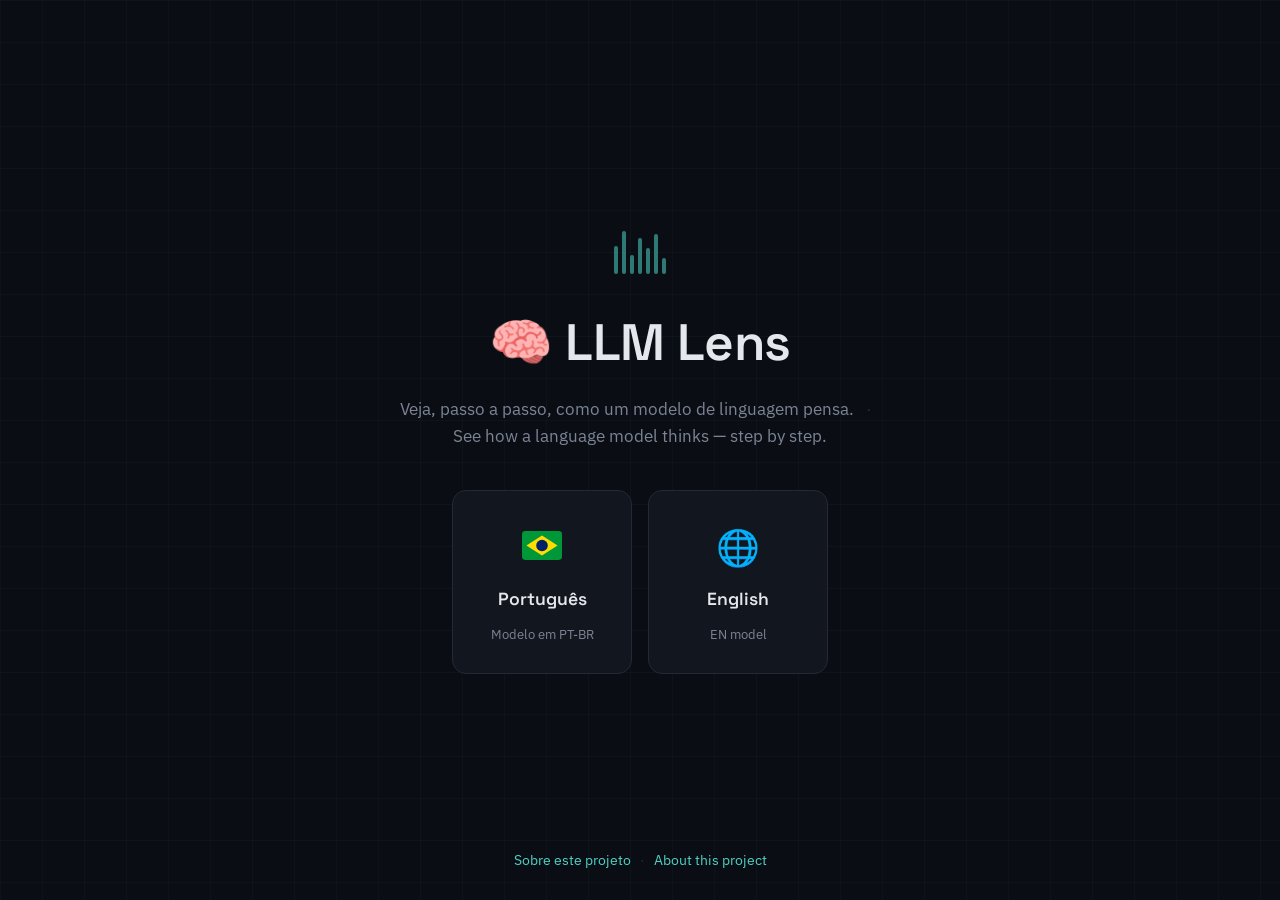
<file: frontend/index.html>
<!DOCTYPE html>
<html lang="pt-br">
<head>
  <meta charset="UTF-8" />
  <meta name="viewport" content="width=device-width, initial-scale=1.0" />
  <title>LLM Lens — Veja como um LLM pensa / See how an LLM thinks</title>
  <link rel="stylesheet" href="style.css" />
  <style>
    .landing {
      min-height: 100vh;
      display: flex;
      flex-direction: column;
      align-items: center;
      justify-content: center;
      text-align: center;
      padding: 24px;
      position: relative;
      z-index: 1;
    }
    .landing .signal-bars { justify-content: center; margin-bottom: 28px; }
    .landing h1 {
      font-size: clamp(2.2rem, 6vw, 3.2rem);
      margin-bottom: 12px;
    }
    .landing .tagline {
      color: var(--muted);
      font-size: 1.05rem;
      max-width: 480px;
      margin: 0 auto 40px;
    }
    .landing .tagline .divider { color: var(--border); margin: 0 8px; }
    .choices {
      display: flex;
      gap: 16px;
      flex-wrap: wrap;
      justify-content: center;
    }
    .choice-card {
      display: flex;
      flex-direction: column;
      align-items: center;
      gap: 10px;
      width: 180px;
      padding: 28px 20px;
      background: var(--panel);
      border: 1px solid var(--border);
      border-radius: 14px;
      color: var(--ink);
      text-decoration: none;
      transition: border-color 0.15s ease, transform 0.15s ease;
    }
    .choice-card:hover {
      border-color: var(--signal);
      transform: translateY(-3px);
      text-decoration: none;
    }
    .choice-card .flag { font-size: 2.2rem; }
    .choice-card .label { font-family: var(--font-display); font-weight: 600; font-size: 1.1rem; }
    .choice-card .sub { color: var(--muted); font-size: 0.82rem; }
    .landing footer {
      position: absolute;
      bottom: 28px;
      font-size: 0.85rem;
      color: var(--muted);
    }
  </style>
</head>
<body>
  <div class="bg-grid"></div>

  <div class="landing">
    <div class="signal-bars" aria-hidden="true">
      <span class="bar" style="height:60%; animation-delay:0s"></span>
      <span class="bar" style="height:90%; animation-delay:0.15s"></span>
      <span class="bar" style="height:40%; animation-delay:0.3s"></span>
      <span class="bar" style="height:75%; animation-delay:0.45s"></span>
      <span class="bar" style="height:55%; animation-delay:0.6s"></span>
      <span class="bar" style="height:85%; animation-delay:0.75s"></span>
      <span class="bar" style="height:35%; animation-delay:0.9s"></span>
    </div>

    <h1>🧠 LLM Lens</h1>
    <p class="tagline">
      Veja, passo a passo, como um modelo de linguagem pensa.
      <span class="divider">·</span>
      See how a language model thinks — step by step.
    </p>

    <div class="choices">
      <a class="choice-card" href="app.html?lang=pt">
        <span class="flag"><svg width="40" height="29" viewBox="0 0 18 13" xmlns="http://www.w3.org/2000/svg"><rect width="18" height="13" rx="1.5" fill="#009739"/><polygon points="9,2 16,6.5 9,11 2,6.5" fill="#FEDD00"/><circle cx="9" cy="6.5" r="2.6" fill="#012169"/></svg></span>
        <span class="label">Português</span>
        <span class="sub">Modelo em PT-BR</span>
      </a>
      <a class="choice-card" href="app.html?lang=en">
        <span class="flag">🌐</span>
        <span class="label">English</span>
        <span class="sub">EN model</span>
      </a>
    </div>

    <footer>
      <a href="sobre.html?lang=pt">Sobre este projeto</a>
      <span style="color: var(--border); margin: 0 6px;">·</span>
      <a href="sobre.html?lang=en">About this project</a>
    </footer>
  </div>
</body>
</html>
</file>
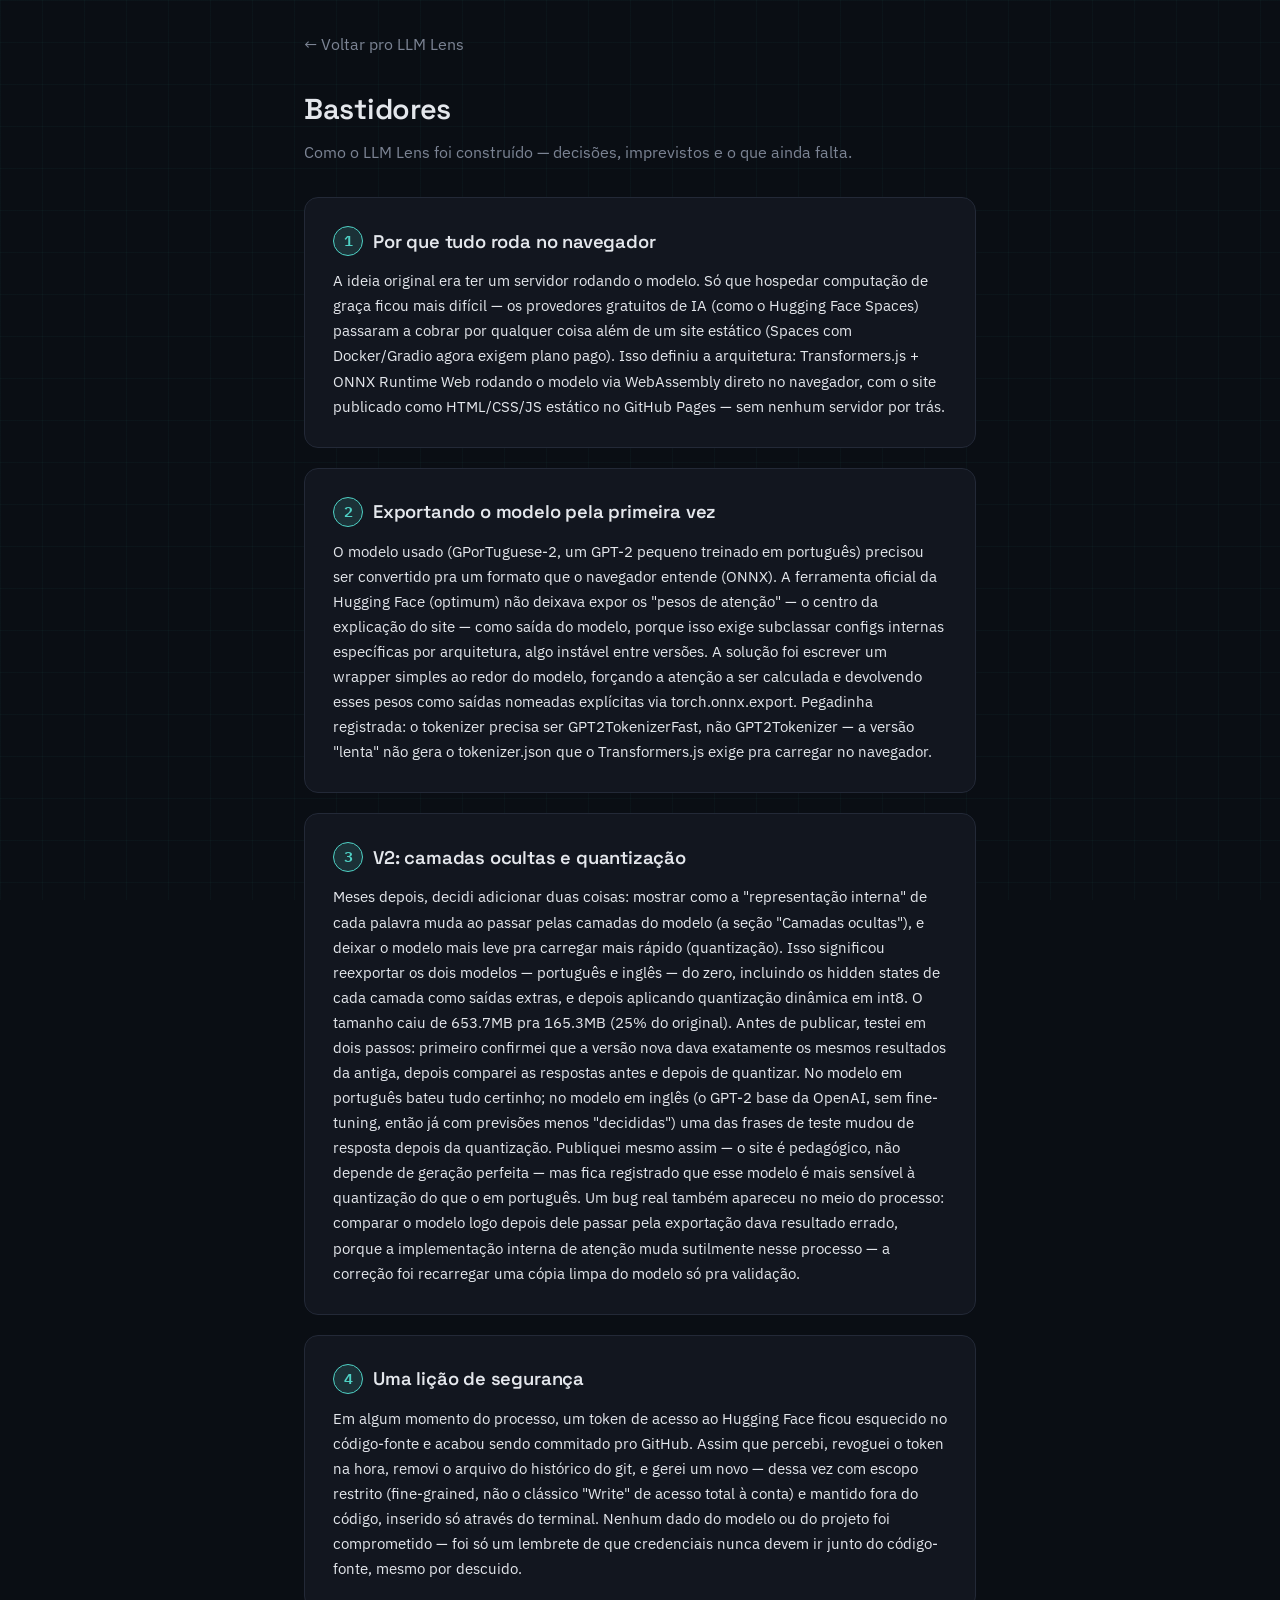
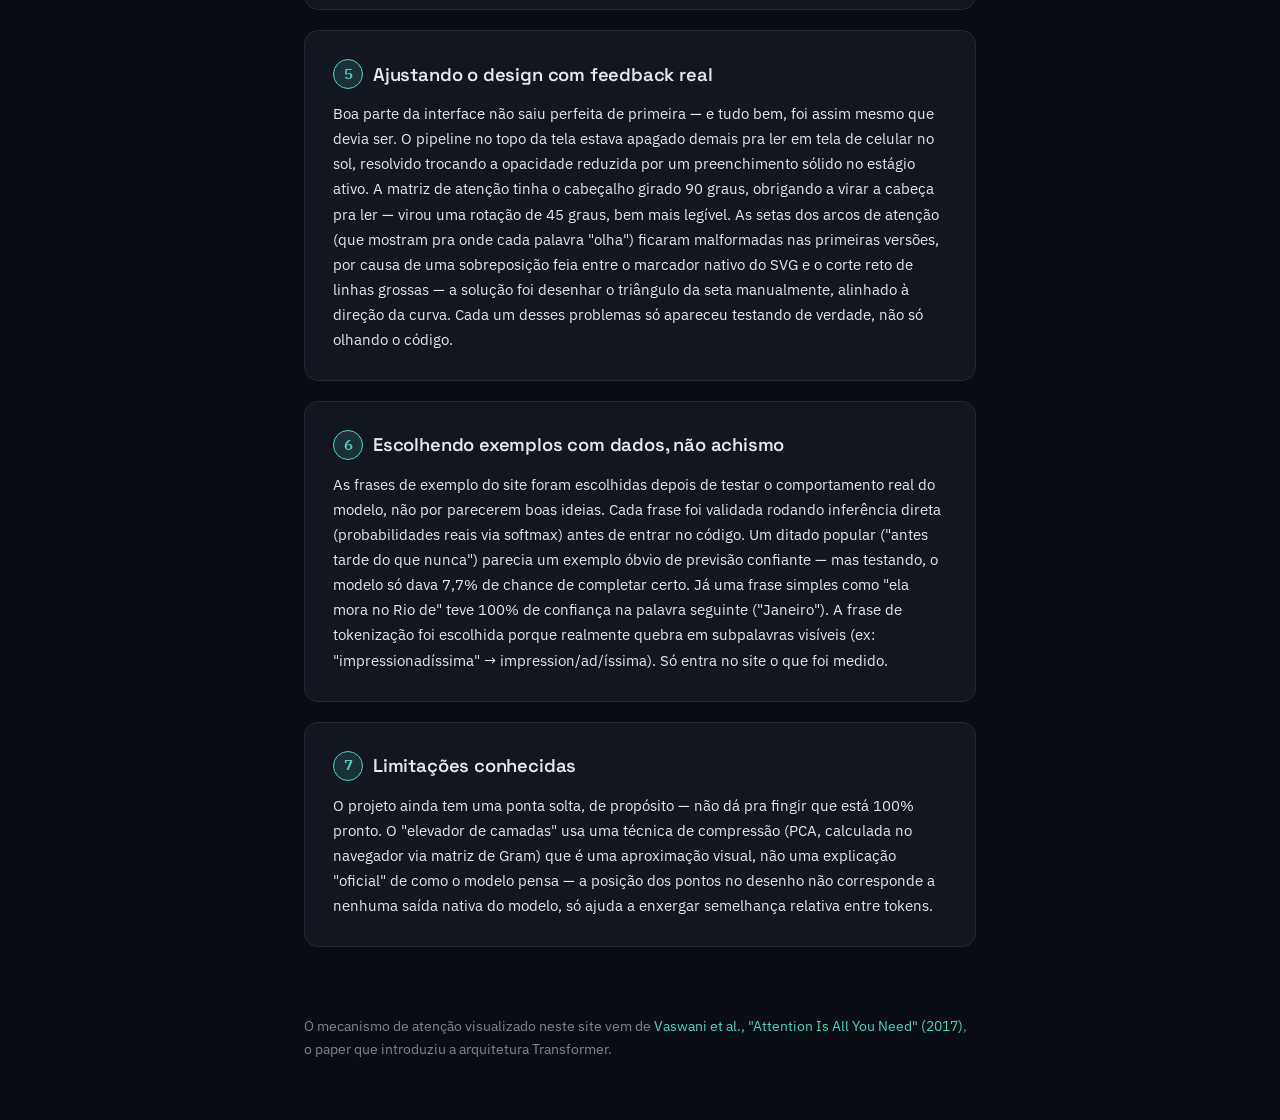
<file: frontend/bastidores.html>
<!DOCTYPE html>
<html lang="pt-br" id="html-root">
<head>
  <meta charset="UTF-8" />
  <meta name="viewport" content="width=device-width, initial-scale=1.0" />
  <title>Bastidores — LLM Lens</title>
  <link rel="stylesheet" href="style.css" />
  <style>
    .bastidores-header {
      position: relative; z-index: 1;
      max-width: 720px;
      margin: 0 auto;
      padding: 32px 24px 8px;
    }
    .back-link { color: var(--muted); }
    .bastidores-wrap {
      position: relative; z-index: 1;
      max-width: 720px;
      margin: 0 auto;
      padding: 20px 24px 60px;
    }
    .bastidores-wrap h1 { font-size: 1.8rem; margin-bottom: 8px; }
    .bastidores-intro { color: var(--muted); font-size: 1rem; margin-bottom: 32px; max-width: 60ch; }
    .bastidores-section { margin-top: 20px; }
    .section-head { display: flex; align-items: center; gap: 10px; margin-bottom: 10px; }
    .section-num {
      display: inline-flex;
      align-items: center;
      justify-content: center;
      width: 30px;
      height: 30px;
      flex: 0 0 auto;
      border-radius: 50%;
      border: 1.5px solid var(--signal);
      background: var(--signal-dim);
      color: var(--signal);
      font-family: var(--font-mono);
      font-weight: 600;
      font-size: 0.95rem;
    }
    .bastidores-section h2 { font-size: 1.15rem; }
    .reference-note {
      max-width: 720px;
      margin: 8px auto 60px;
      padding: 0 24px;
      position: relative; z-index: 1;
      color: var(--muted);
      font-size: 0.88rem;
    }
    .reference-note a { color: var(--signal); }

    @media (max-width: 640px) {
      .bastidores-header { text-align: center; padding: 20px 16px 8px; }
      .bastidores-wrap { padding: 16px 16px 40px; }
    }
  </style>
</head>
<body>
  <div class="bg-grid"></div>

  <header class="bastidores-header">
    <a class="back-link" id="back-link" href="app.html?lang=pt">← Voltar pro LLM Lens</a>
  </header>

  <main class="bastidores-wrap">
    <h1 id="page-title">Bastidores</h1>
    <p class="bastidores-intro" id="page-intro">
      Como o LLM Lens foi construído — decisões, imprevistos e o que ainda falta.
    </p>

    <div id="sections"></div>
  </main>

  <p class="reference-note" id="reference-note"></p>

  <script type="module">
    const params = new URLSearchParams(window.location.search);
    const LANG = params.get("lang") === "en" ? "en" : "pt";
    document.getElementById("html-root").lang = LANG === "pt" ? "pt-br" : "en";
    document.getElementById("back-link").href = `app.html?lang=${LANG}`;

    const UI = {
      pt: {
        title: "Bastidores — LLM Lens",
        backLink: "← Voltar pro LLM Lens",
        pageTitle: "Bastidores",
        pageIntro: "Como o LLM Lens foi construído — decisões, imprevistos e o que ainda falta.",
      },
      en: {
        title: "Behind the scenes — LLM Lens",
        backLink: "← Back to LLM Lens",
        pageTitle: "Behind the scenes",
        pageIntro: "How LLM Lens was built — decisions, surprises, and what's still missing.",
      },
    };

    const SECTIONS = [
      {
        title: { pt: "Por que tudo roda no navegador", en: "Why everything runs in the browser" },
        text: {
          pt: "A ideia original era ter um servidor rodando o modelo. Só que hospedar computação de graça ficou mais difícil — os provedores gratuitos de IA (como o Hugging Face Spaces) passaram a cobrar por qualquer coisa além de um site estático (Spaces com Docker/Gradio agora exigem plano pago). Isso definiu a arquitetura: Transformers.js + ONNX Runtime Web rodando o modelo via WebAssembly direto no navegador, com o site publicado como HTML/CSS/JS estático no GitHub Pages — sem nenhum servidor por trás.",
          en: "The original plan was to run the model on a server. But hosting free compute got harder — free AI providers like Hugging Face Spaces started charging for anything beyond a static site (Spaces with Docker/Gradio now require a paid plan). That settled the architecture: Transformers.js + ONNX Runtime Web running the model via WebAssembly straight in the browser, with the site published as static HTML/CSS/JS on GitHub Pages — no server involved at all.",
        },
      },
      {
        title: { pt: "Exportando o modelo pela primeira vez", en: "Exporting the model for the first time" },
        text: {
          pt: "O modelo usado (GPorTuguese-2, um GPT-2 pequeno treinado em português) precisou ser convertido pra um formato que o navegador entende (ONNX). A ferramenta oficial da Hugging Face (optimum) não deixava expor os \"pesos de atenção\" — o centro da explicação do site — como saída do modelo, porque isso exige subclassar configs internas específicas por arquitetura, algo instável entre versões. A solução foi escrever um wrapper simples ao redor do modelo, forçando a atenção a ser calculada e devolvendo esses pesos como saídas nomeadas explícitas via torch.onnx.export. Pegadinha registrada: o tokenizer precisa ser GPT2TokenizerFast, não GPT2Tokenizer — a versão \"lenta\" não gera o tokenizer.json que o Transformers.js exige pra carregar no navegador.",
          en: "The model used (GPorTuguese-2, a small GPT-2 fine-tuned on Portuguese) needed converting into a format the browser understands (ONNX). Hugging Face's official tool (optimum) wouldn't let \"attention weights\" — the whole point of the site — be exposed as a model output, since that requires subclassing architecture-specific internal configs, which breaks across versions. The fix was writing a simple wrapper around the model, forcing attention to be computed and returning those weights as explicit named outputs via torch.onnx.export. One gotcha worth recording: the tokenizer has to be GPT2TokenizerFast, not GPT2Tokenizer — the \"slow\" version doesn't generate the tokenizer.json that Transformers.js needs to load in the browser.",
        },
      },
      {
        title: { pt: "V2: camadas ocultas e quantização", en: "V2: hidden layers and quantization" },
        text: {
          pt: "Meses depois, decidi adicionar duas coisas: mostrar como a \"representação interna\" de cada palavra muda ao passar pelas camadas do modelo (a seção \"Camadas ocultas\"), e deixar o modelo mais leve pra carregar mais rápido (quantização). Isso significou reexportar os dois modelos — português e inglês — do zero, incluindo os hidden states de cada camada como saídas extras, e depois aplicando quantização dinâmica em int8. O tamanho caiu de 653.7MB pra 165.3MB (25% do original). Antes de publicar, testei em dois passos: primeiro confirmei que a versão nova dava exatamente os mesmos resultados da antiga, depois comparei as respostas antes e depois de quantizar. No modelo em português bateu tudo certinho; no modelo em inglês (o GPT-2 base da OpenAI, sem fine-tuning, então já com previsões menos \"decididas\") uma das frases de teste mudou de resposta depois da quantização. Publiquei mesmo assim — o site é pedagógico, não depende de geração perfeita — mas fica registrado que esse modelo é mais sensível à quantização do que o em português. Um bug real também apareceu no meio do processo: comparar o modelo logo depois dele passar pela exportação dava resultado errado, porque a implementação interna de atenção muda sutilmente nesse processo — a correção foi recarregar uma cópia limpa do modelo só pra validação.",
          en: "Months later, I decided to add two things: showing how each word's \"internal representation\" changes as it moves through the model's layers (the \"Hidden layers\" section), and making the model lighter to load faster (quantization). That meant re-exporting both models — Portuguese and English — from scratch, adding each layer's hidden states as extra outputs, then applying dynamic int8 quantization. Size dropped from 653.7MB to 165.3MB (25% of the original). Before publishing, I tested in two steps: first confirming the new version gave exactly the same results as the old one, then comparing answers before and after quantizing. The Portuguese model checked out fine; the English model (OpenAI's base GPT-2, not fine-tuned, so its predictions are already less \"decisive\") had one test sentence flip its answer after quantizing. I published it anyway — the site is pedagogical, it doesn't need perfect generation — but it's worth noting this model is more sensitive to quantization than the Portuguese one. A real bug also turned up mid-process: comparing the model right after it went through export gave the wrong result, because the internal attention implementation shifts subtly during that step — the fix was reloading a clean copy of the model just for validation.",
        },
      },
      {
        title: { pt: "Uma lição de segurança", en: "A security lesson" },
        text: {
          pt: "Em algum momento do processo, um token de acesso ao Hugging Face ficou esquecido no código-fonte e acabou sendo commitado pro GitHub. Assim que percebi, revoguei o token na hora, removi o arquivo do histórico do git, e gerei um novo — dessa vez com escopo restrito (fine-grained, não o clássico \"Write\" de acesso total à conta) e mantido fora do código, inserido só através do terminal. Nenhum dado do modelo ou do projeto foi comprometido — foi só um lembrete de que credenciais nunca devem ir junto do código-fonte, mesmo por descuido.",
          en: "At some point in the process, a Hugging Face access token was left forgotten in the source code and ended up committed to GitHub. As soon as it was noticed, the token was revoked right away, the file was scrubbed from git history, and a new token was generated — this time with a restricted scope (fine-grained, not the classic account-wide \"Write\" token) and kept out of the code entirely, entered only through the terminal. No model or project data was compromised — it was just a reminder that credentials should never travel alongside source code, even by accident.",
        },
      },
      {
        title: { pt: "Ajustando o design com feedback real", en: "Refining the design with real feedback" },
        text: {
          pt: "Boa parte da interface não saiu perfeita de primeira — e tudo bem, foi assim mesmo que devia ser. O pipeline no topo da tela estava apagado demais pra ler em tela de celular no sol, resolvido trocando a opacidade reduzida por um preenchimento sólido no estágio ativo. A matriz de atenção tinha o cabeçalho girado 90 graus, obrigando a virar a cabeça pra ler — virou uma rotação de 45 graus, bem mais legível. As setas dos arcos de atenção (que mostram pra onde cada palavra \"olha\") ficaram malformadas nas primeiras versões, por causa de uma sobreposição feia entre o marcador nativo do SVG e o corte reto de linhas grossas — a solução foi desenhar o triângulo da seta manualmente, alinhado à direção da curva. Cada um desses problemas só apareceu testando de verdade, não só olhando o código.",
          en: "Much of the interface wasn't perfect on the first try — and that's fine, that's how it was supposed to go. The pipeline at the top of the screen was too faded to read on a phone screen in sunlight, fixed by swapping the reduced opacity for a solid fill on the active stage. The attention matrix had its header rotated 90 degrees, forcing people to tilt their head to read it — that became a 45-degree rotation instead, far more readable. The attention-arc arrowheads came out malformed in earlier versions, because of ugly overlap between the native SVG marker and the flat end-cap of thick lines — the fix was drawing the arrow triangle by hand, aligned to the curve's direction. Every one of these problems only surfaced by actually testing, not just by reading the code.",
        },
      },
      {
        title: { pt: "Escolhendo exemplos com dados, não achismo", en: "Choosing examples with data, not guesswork" },
        text: {
          pt: "As frases de exemplo do site foram escolhidas depois de testar o comportamento real do modelo, não por parecerem boas ideias. Cada frase foi validada rodando inferência direta (probabilidades reais via softmax) antes de entrar no código. Um ditado popular (\"antes tarde do que nunca\") parecia um exemplo óbvio de previsão confiante — mas testando, o modelo só dava 7,7% de chance de completar certo. Já uma frase simples como \"ela mora no Rio de\" teve 100% de confiança na palavra seguinte (\"Janeiro\"). A frase de tokenização foi escolhida porque realmente quebra em subpalavras visíveis (ex: \"impressionadíssima\" → impression/ad/íssima). Só entra no site o que foi medido.",
          en: "The site's example sentences were picked after testing the model's actual behavior, not because they sounded like good ideas. Each one was validated by running direct inference (real probabilities via softmax) before going into the code. A well-known saying (\"better late than never\") seemed like an obvious confident-prediction example — but tested against the model, it only gave a 7.7% chance of completing it correctly. Meanwhile a plain sentence like \"she lives in Rio de\" got 100% confidence on the next word (\"Janeiro\"). The tokenization example was picked because it genuinely breaks into visible subwords (e.g. \"overjoyed\" → over/joy/ed). Only what was actually measured makes it into the site.",
        },
      },
      {
        title: { pt: "Limitações conhecidas", en: "Known limitations" },
        text: {
          pt: "O projeto ainda tem uma ponta solta, de propósito — não dá pra fingir que está 100% pronto. O \"elevador de camadas\" usa uma técnica de compressão (PCA, calculada no navegador via matriz de Gram) que é uma aproximação visual, não uma explicação \"oficial\" de como o modelo pensa — a posição dos pontos no desenho não corresponde a nenhuma saída nativa do modelo, só ajuda a enxergar semelhança relativa entre tokens.",
          en: "The project still has one loose end, on purpose — there's no pretending it's 100% finished. The \"layer elevator\" uses a compression technique (PCA, computed in the browser via a Gram matrix) that's a visual approximation, not an \"official\" explanation of how the model thinks — the points' positions in the drawing don't correspond to any native model output, they just help show relative similarity between tokens.",
        },
      },
    ];

    function render() {
      const t = UI[LANG];
      document.title = t.title;
      document.getElementById("back-link").textContent = t.backLink;
      document.getElementById("page-title").textContent = t.pageTitle;
      document.getElementById("page-intro").textContent = t.pageIntro;

      const container = document.getElementById("sections");
      container.innerHTML = "";
      SECTIONS.forEach((section, i) => {
        const el = document.createElement("section");
        el.className = "bastidores-section panel";
        const head = document.createElement("div");
        head.className = "section-head";
        const num = document.createElement("span");
        num.className = "section-num";
        num.textContent = i + 1;
        const h2 = document.createElement("h2");
        h2.textContent = section.title[LANG];
        head.append(num, h2);
        const p = document.createElement("p");
        p.className = "lesson-text";
        p.textContent = section.text[LANG];
        el.append(head, p);
        container.appendChild(el);
      });

      const note = document.getElementById("reference-note");
      note.innerHTML = "";
      const noteText = document.createTextNode(
        LANG === "pt"
          ? "O mecanismo de atenção visualizado neste site vem de "
          : "The attention mechanism visualized on this site comes from "
      );
      const link = document.createElement("a");
      link.href = "https://arxiv.org/abs/1706.03762";
      link.target = "_blank";
      link.rel = "noopener";
      link.textContent = "Vaswani et al., \"Attention Is All You Need\" (2017)";
      note.append(noteText, link, document.createTextNode(LANG === "pt" ? ", o paper que introduziu a arquitetura Transformer." : ", the paper that introduced the Transformer architecture."));
    }

    render();
  </script>
</body>
</html>
</file>
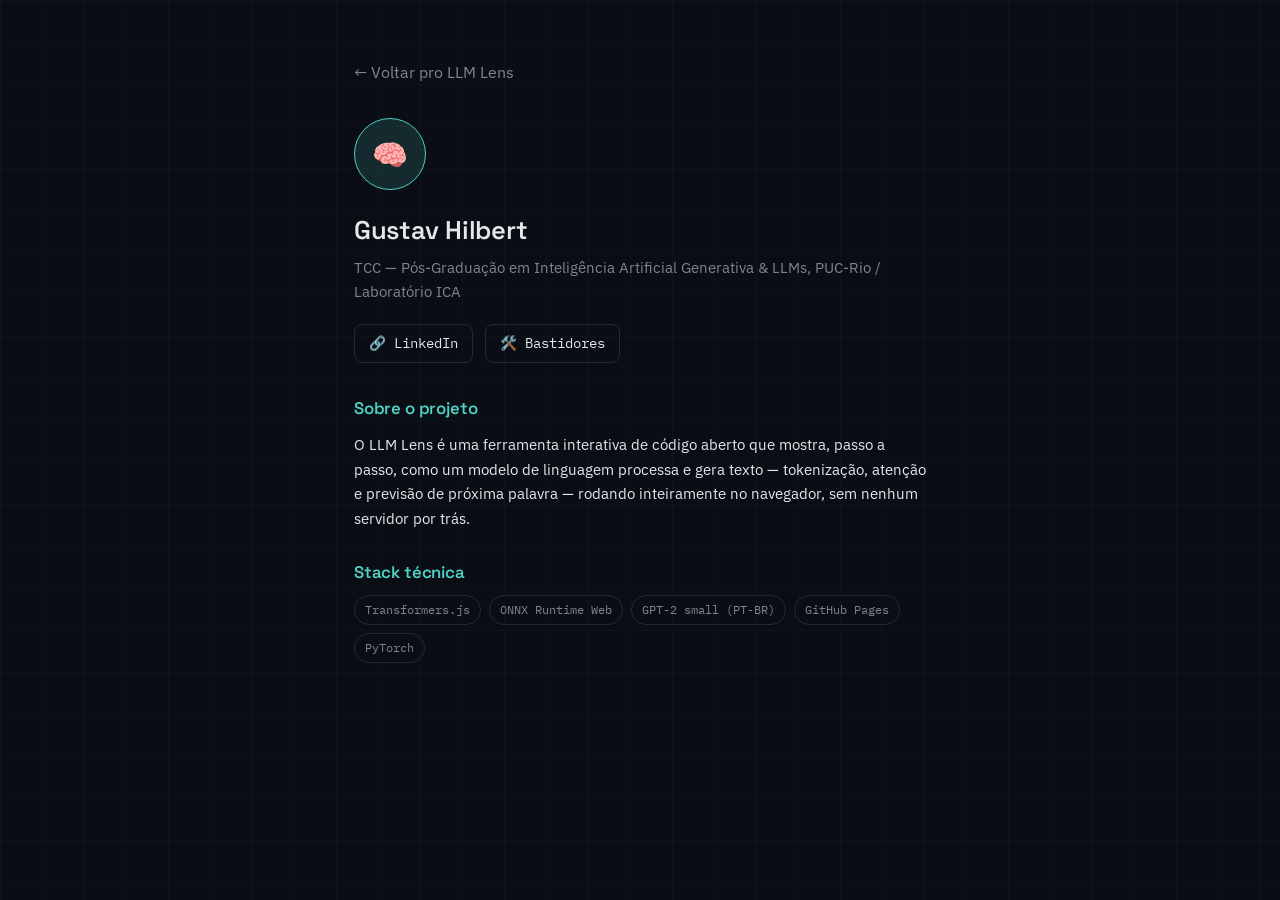
<file: frontend/sobre.html>
<!DOCTYPE html>
<html lang="pt-br" id="html-root">
<head>
  <meta charset="UTF-8" />
  <meta name="viewport" content="width=device-width, initial-scale=1.0" />
  <title>Sobre — LLM Lens</title>
  <link rel="stylesheet" href="style.css" />
  <style>
    .sobre-wrap {
      position: relative; z-index: 1;
      max-width: 620px;
      margin: 0 auto;
      padding: 60px 24px 80px;
    }
    .back-link { display: inline-block; margin-bottom: 32px; color: var(--muted); }
    .avatar {
      width: 72px; height: 72px;
      border-radius: 50%;
      background: var(--signal-dim);
      border: 1px solid var(--signal);
      display: flex; align-items: center; justify-content: center;
      font-size: 1.8rem;
      margin-bottom: 20px;
    }
    .sobre-wrap h1 { font-size: 1.6rem; margin-bottom: 4px; }
    .sobre-wrap .role { color: var(--muted); margin-bottom: 20px; }
    .links { display: flex; gap: 12px; margin-bottom: 32px; }
    .links a {
      font-family: var(--font-mono);
      font-size: 0.85rem;
      border: 1px solid var(--border);
      border-radius: 8px;
      padding: 8px 14px;
      color: var(--ink);
    }
    .links a:hover { border-color: var(--signal); text-decoration: none; }
    .sobre-wrap section { margin-top: 28px; }
    .sobre-wrap h2 { font-size: 1.05rem; margin-bottom: 10px; color: var(--signal); }
    .sobre-wrap p { color: var(--ink); font-size: 0.96rem; }
    .stack-list { display: flex; flex-wrap: wrap; gap: 8px; margin-top: 10px; }
    .stack-list span {
      font-family: var(--font-mono);
      font-size: 0.78rem;
      color: var(--muted);
      border: 1px solid var(--border);
      border-radius: 999px;
      padding: 4px 10px;
    }
  </style>
</head>
<body>
  <div class="bg-grid"></div>
  <div class="sobre-wrap">
    <a class="back-link" id="back-link" href="app.html?lang=pt">← Voltar pro LLM Lens</a>

    <div class="avatar">🧠</div>
    <h1>Gustav Hilbert</h1>
    <p class="role" id="role-text">TCC — Pós-Graduação em Inteligência Artificial Generativa & LLMs, PUC-Rio / Laboratório ICA</p>

    <div class="links">
      <a href="https://br.linkedin.com/in/gustavhilbert" target="_blank" rel="noopener">🔗 LinkedIn</a>
      <a href="bastidores.html?lang=pt" id="bastidores-link">🛠️ Bastidores</a>
    </div>

    <section>
      <h2 id="project-heading">Sobre o projeto</h2>
      <p id="project-text">
        O LLM Lens é uma ferramenta interativa de código aberto que mostra, passo a passo,
        como um modelo de linguagem processa e gera texto — tokenização, atenção e previsão
        de próxima palavra — rodando inteiramente no navegador, sem nenhum servidor por trás.
      </p>
    </section>

    <section>
      <h2 id="stack-heading">Stack técnica</h2>
      <div class="stack-list">
        <span>Transformers.js</span>
        <span>ONNX Runtime Web</span>
        <span>GPT-2 small (PT-BR)</span>
        <span>GitHub Pages</span>
        <span>PyTorch</span>
      </div>
    </section>
  </div>

  <script type="module">
    const params = new URLSearchParams(window.location.search);
    const lang = params.get("lang") === "en" ? "en" : "pt";
    document.getElementById("html-root").lang = lang === "pt" ? "pt-br" : "en";
    document.getElementById("back-link").href = `app.html?lang=${lang}`;
    document.getElementById("bastidores-link").href = `bastidores.html?lang=${lang}`;

    if (lang === "en") {
      document.title = "About — LLM Lens";
      document.getElementById("back-link").textContent = "← Back to LLM Lens";
      document.getElementById("role-text").textContent =
        "Capstone Project — Postgraduate in Generative AI & LLMs, PUC-Rio / ICA Lab";
      document.getElementById("project-heading").textContent = "About the project";
      document.getElementById("project-text").textContent =
        "LLM Lens is an open-source interactive tool that shows, step by step, how a language " +
        "model processes and generates text — tokenization, attention, and next-word prediction " +
        "— running entirely in the browser, with no server behind it.";
      document.getElementById("stack-heading").textContent = "Tech stack";
      document.getElementById("bastidores-link").textContent = "🛠️ Behind the scenes";
    }
  </script>
</body>
</html>
</file>
<file: frontend/style.css>
/* ============================================================
   LLM Lens — Sistema de Design
   Paleta: azul-carvão + ciano (sinal) + âmbar (destaque/pico)
   ============================================================ */

@import url('https://fonts.googleapis.com/css2?family=Space+Grotesk:wght@500;600;700&family=IBM+Plex+Sans:wght@400;500;600&family=IBM+Plex+Mono:wght@400;500&display=swap');

:root {
  --void: #0A0E14;
  --panel: #12161F;
  --panel-raised: #171C27;
  --border: #232937;
  --ink: #E4E7EC;
  --muted: #7C8494;
  --signal: #4FD1C5;
  --signal-dim: rgba(79, 209, 197, 0.15);
  --pulse: #F0A868;
  --pulse-dim: rgba(240, 168, 104, 0.18);

  --font-display: 'Space Grotesk', sans-serif;
  --font-body: 'IBM Plex Sans', sans-serif;
  --font-mono: 'IBM Plex Mono', monospace;
}

* { box-sizing: border-box; }

html { scroll-behavior: smooth; }

body {
  margin: 0;
  background: var(--void);
  color: var(--ink);
  font-family: var(--font-body);
  line-height: 1.6;
  min-height: 100vh;
}

/* Grade de fundo sutil, tipo tela de osciloscópio */
.bg-grid {
  position: fixed;
  inset: 0;
  background-image:
    linear-gradient(rgba(79, 209, 197, 0.035) 1px, transparent 1px),
    linear-gradient(90deg, rgba(79, 209, 197, 0.035) 1px, transparent 1px);
  background-size: 42px 42px;
  pointer-events: none;
  z-index: 0;
}

h1, h2, h3 {
  font-family: var(--font-display);
  font-weight: 600;
  letter-spacing: -0.01em;
  margin: 0;
}

p { margin: 0; }

a { color: var(--signal); text-decoration: none; }
a:hover { text-decoration: underline; }

button {
  font-family: var(--font-body);
  cursor: pointer;
}

button:focus-visible,
a:focus-visible,
input:focus-visible,
select:focus-visible {
  outline: 2px solid var(--signal);
  outline-offset: 2px;
}

code, .mono { font-family: var(--font-mono); }

/* Base compartilhada pra qualquer textarea do site — antes só a caixa
   principal tinha isso, deixando outras caixas (ex: "escreva junto")
   com o fundo branco padrão do navegador, destoando do resto. */
textarea {
  width: 100%;
  background: var(--panel-raised);
  color: var(--ink);
  border: 1px solid var(--border);
  border-radius: 10px;
  padding: 14px;
  font-family: var(--font-mono);
  font-size: 1rem;
  resize: vertical;
}

textarea:focus {
  outline: none;
  border-color: var(--signal);
}

.lesson-text {
  color: var(--ink);
  font-size: 0.95rem;
  line-height: 1.65;
  margin-top: 12px;
}

@media (prefers-reduced-motion: reduce) {
  *, *::before, *::after {
    animation-duration: 0.01ms !important;
    animation-iteration-count: 1 !important;
    transition-duration: 0.01ms !important;
    scroll-behavior: auto !important;
  }
}

/* ============================================================
   Barras de sinal (elemento de assinatura — reaparece como
   mapa de atenção de verdade na página principal)
   ============================================================ */
.signal-bars {
  display: flex;
  align-items: flex-end;
  gap: 4px;
  height: 48px;
}

.signal-bars .bar {
  width: 4px;
  background: var(--signal);
  border-radius: 2px;
  opacity: 0.55;
  animation: pulse-bar 1.8s ease-in-out infinite;
}

@keyframes pulse-bar {
  0%, 100% { transform: scaleY(0.3); }
  50% { transform: scaleY(1); }
}

/* ============================================================
   Botões de navegação de idioma (não são toggle — são links)
   ============================================================ */
.lang-nav {
  display: flex;
  gap: 4px;
  font-family: var(--font-mono);
  font-size: 0.8rem;
}

.lang-nav a {
  padding: 6px 12px;
  border-radius: 6px;
  color: var(--muted);
  text-decoration: none;
  border: 1px solid transparent;
  transition: all 0.15s ease;
}

.lang-nav a.active {
  color: var(--signal);
  border-color: var(--signal-dim);
  background: var(--signal-dim);
}

.lang-nav a:not(.active):hover {
  color: var(--ink);
  border-color: var(--border);
}

/* ============================================================
   Toggle Simples / Técnico
   ============================================================ */
.mode-toggle {
  display: flex;
  align-items: center;
  gap: 8px;
  font-family: var(--font-mono);
  font-size: 0.78rem;
  color: var(--muted);
}

.mode-toggle .switch {
  position: relative;
  width: 44px;
  height: 24px;
  background: var(--panel-raised);
  border: 1px solid var(--border);
  border-radius: 999px;
  cursor: pointer;
}

.mode-toggle .switch::after {
  content: '';
  position: absolute;
  top: 2px;
  left: 2px;
  width: 18px;
  height: 18px;
  background: var(--signal);
  border-radius: 50%;
  transition: transform 0.2s ease;
}

.mode-toggle .switch.on::after {
  transform: translateX(20px);
}

.mode-toggle .label.active { color: var(--ink); }

/* ============================================================
   Layout utilitário
   ============================================================ */
.wrap {
  position: relative;
  z-index: 1;
  max-width: 880px;
  margin: 0 auto;
  padding: 0 24px 80px;
}

.panel {
  background: var(--panel);
  border: 1px solid var(--border);
  border-radius: 14px;
  padding: 28px;
}

.eyebrow {
  font-family: var(--font-mono);
  font-size: 0.72rem;
  letter-spacing: 0.08em;
  text-transform: uppercase;
  color: var(--signal);
}

.hint { color: var(--muted); font-size: 0.92rem; }

.btn {
  display: inline-flex;
  align-items: center;
  gap: 8px;
  background: var(--signal);
  color: var(--void);
  border: none;
  border-radius: 8px;
  padding: 12px 22px;
  font-weight: 600;
  font-size: 0.95rem;
  transition: transform 0.12s ease, opacity 0.12s ease;
}

.btn:hover { transform: translateY(-1px); opacity: 0.92; }
.btn:disabled { opacity: 0.4; cursor: not-allowed; transform: none; }

.btn-ghost {
  background: transparent;
  color: var(--ink);
  border: 1px solid var(--border);
}

/* Tooltip simples (usado no modo técnico pra termos com glossário) */
.term {
  border-bottom: 1px dashed var(--muted);
  cursor: help;
  position: relative;
}

.term .tip {
  visibility: hidden;
  opacity: 0;
  position: absolute;
  bottom: 130%;
  left: 50%;
  transform: translateX(-50%);
  background: var(--panel-raised);
  border: 1px solid var(--border);
  color: var(--ink);
  font-size: 0.82rem;
  padding: 8px 12px;
  border-radius: 8px;
  width: max-content;
  max-width: 240px;
  transition: opacity 0.15s ease;
  z-index: 10;
  box-shadow: 0 8px 24px rgba(0,0,0,0.4);
}

.term:hover .tip { visibility: visible; opacity: 1; }

/* Fade-in escalonado ao revelar seções após análise */
.reveal {
  opacity: 0;
  transform: translateY(10px);
  animation: reveal-in 0.5s ease forwards;
}

@keyframes reveal-in {
  to { opacity: 1; transform: translateY(0); }
}
</file>
